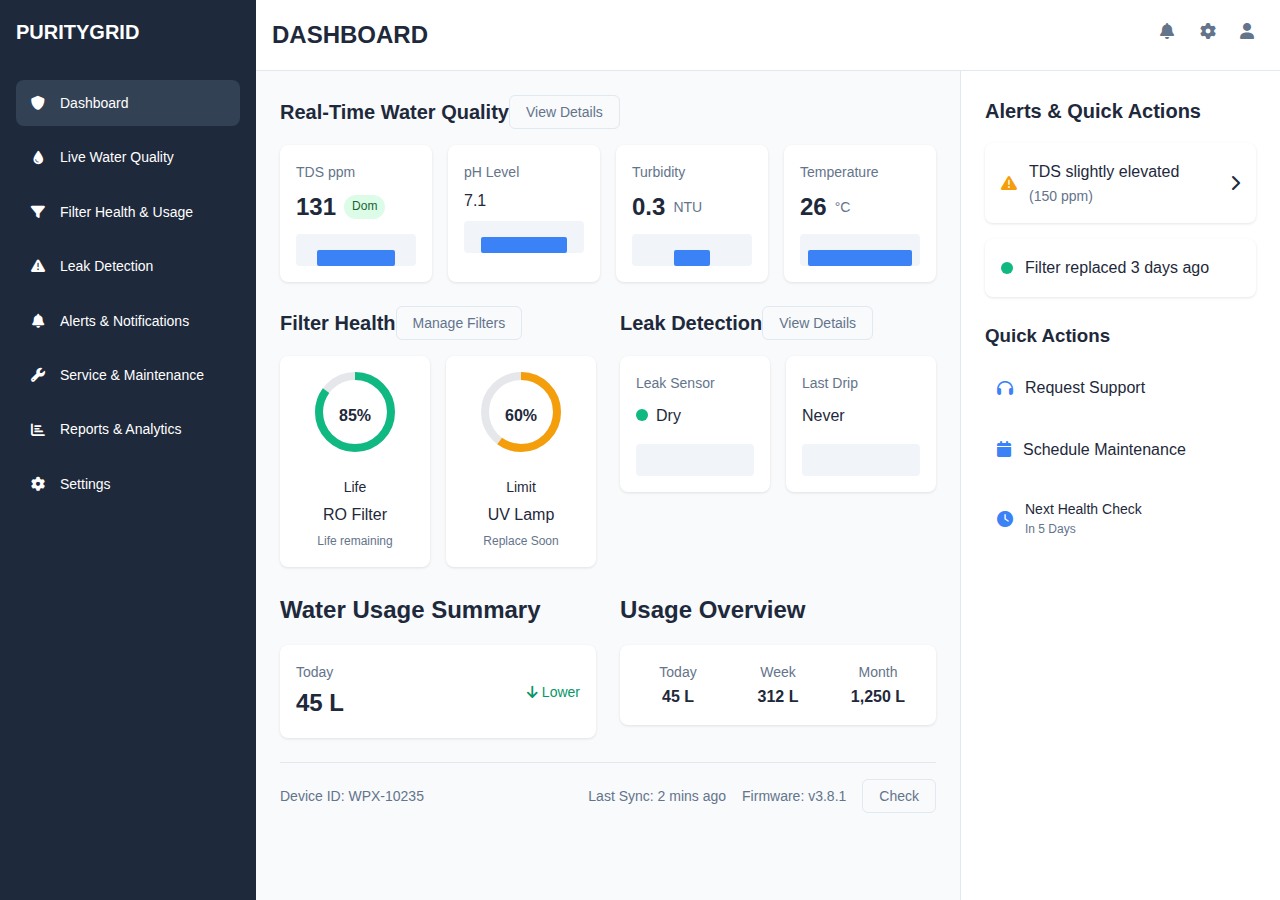
<file: New folder/index.html>
<!DOCTYPE html>
<html lang="en">
<head>
    <meta charset="UTF-8">
    <meta name="viewport" content="width=device-width, initial-scale=1.0">
    <title>PurityGrid - Water Quality Monitoring</title>
    <link rel="stylesheet" href="styles.css">
    <link href="https://cdnjs.cloudflare.com/ajax/libs/font-awesome/6.0.0/css/all.min.css" rel="stylesheet">
</head>
<body>
    <div class="app-container">
        <!-- Left Sidebar -->
        <div class="sidebar">
            <div class="sidebar-header">
                <h1 onclick="navigateToPage('dashboard')">PURITYGRID</h1>
            </div>
            
            <nav class="sidebar-nav">
                <div class="nav-item active" onclick="navigateToPage('dashboard')" data-page="dashboard">
                    <i class="fas fa-shield-alt"></i>
                    <span>Dashboard</span>
                </div>
                
                <div class="nav-item" onclick="navigateToPage('live-water-quality')" data-page="live-water-quality">
                    <i class="fas fa-tint"></i>
                    <span>Live Water Quality</span>
                </div>
                
                <div class="nav-item" onclick="navigateToPage('filter-health')" data-page="filter-health">
                    <i class="fas fa-filter"></i>
                    <span>Filter Health & Usage</span>
                </div>
                
                <div class="nav-item" onclick="navigateToPage('leak-detection')" data-page="leak-detection">
                    <i class="fas fa-exclamation-triangle"></i>
                    <span>Leak Detection</span>
                </div>
                
                <div class="nav-item" onclick="navigateToPage('alerts')" data-page="alerts">
                    <i class="fas fa-bell"></i>
                    <span>Alerts & Notifications</span>
                </div>
                
                <div class="nav-item" onclick="navigateToPage('service-maintenance')" data-page="service-maintenance">
                    <i class="fas fa-wrench"></i>
                    <span>Service & Maintenance</span>
                </div>
                
                <div class="nav-item" onclick="navigateToPage('reports')" data-page="reports">
                    <i class="fas fa-chart-bar"></i>
                    <span>Reports & Analytics</span>
                </div>
                
                <div class="nav-item" onclick="navigateToPage('settings')" data-page="settings">
                    <i class="fas fa-cog"></i>
                    <span>Settings</span>
                </div>
            </nav>
        </div>

        <!-- Main Content Area -->
        <div class="main-content">
            <!-- Dashboard Page -->
            <div id="dashboard" class="page active">
                <header class="page-header">
                    <h1>DASHBOARD</h1>
                    <div class="header-actions">
                        <i class="fas fa-bell" onclick="navigateToPage('alerts')"></i>
                        <i class="fas fa-cog" onclick="navigateToPage('settings')"></i>
                        <i class="fas fa-user"></i>
                    </div>
                </header>

                <div class="dashboard-content">
                    <div class="content-main">
                        <!-- Real-Time Water Quality -->
                        <section class="section">
                            <div class="section-header">
                                <h2>Real-Time Water Quality</h2>
                                <button class="btn-secondary" onclick="navigateToPage('live-water-quality')">View Details</button>
                            </div>
                            <div class="metrics-grid">
                                <div class="metric-card" onclick="navigateToPage('live-water-quality')">
                                    <div class="metric-label">TDS ppm</div>
                                    <div class="metric-value">
                                        <span class="value">130</span>
                                        <span class="badge badge-green">Dom</span>
                                    </div>
                                    <div class="metric-bar">
                                        <div class="bar-fill" style="width: 65%"></div>
                                    </div>
                                </div>
                                
                                <div class="metric-card" onclick="navigateToPage('live-water-quality')">
                                    <div class="metric-label">pH Level</div>
                                    <div class="metric-value">7.1</div>
                                    <div class="metric-bar">
                                        <div class="bar-fill" style="width: 71%"></div>
                                    </div>
                                </div>
                                
                                <div class="metric-card" onclick="navigateToPage('live-water-quality')">
                                    <div class="metric-label">Turbidity</div>
                                    <div class="metric-value">
                                        <span class="value">0.3</span>
                                        <span class="unit">NTU</span>
                                    </div>
                                    <div class="metric-bar">
                                        <div class="bar-fill" style="width: 30%"></div>
                                    </div>
                                </div>
                                
                                <div class="metric-card" onclick="navigateToPage('live-water-quality')">
                                    <div class="metric-label">Temperature</div>
                                    <div class="metric-value">
                                        <span class="value">26</span>
                                        <span class="unit">°C</span>
                                    </div>
                                    <div class="metric-bar">
                                        <div class="bar-fill" style="width: 87%"></div>
                                    </div>
                                </div>
                            </div>
                        </section>

                        <!-- Filter Health and Leak Detection -->
                        <div class="two-column-grid">
                            <section class="section">
                                <div class="section-header">
                                    <h2>Filter Health</h2>
                                    <button class="btn-secondary" onclick="navigateToPage('filter-health')">Manage Filters</button>
                                </div>
                                <div class="filter-grid">
                                    <div class="filter-card" onclick="navigateToPage('filter-health')">
                                        <div class="circular-progress" data-percentage="85">
                                            <svg class="progress-ring" width="80" height="80">
                                                <circle class="progress-ring-circle" stroke="#e5e7eb" stroke-width="8" fill="transparent" r="36" cx="40" cy="40"/>
                                                <circle class="progress-ring-circle progress-ring-fill" stroke="#10b981" stroke-width="8" fill="transparent" r="36" cx="40" cy="40" style="stroke-dasharray: 226; stroke-dashoffset: 34;"/>
                                            </svg>
                                            <div class="progress-text">85%</div>
                                        </div>
                                        <div class="filter-status">Life</div>
                                        <div class="filter-name">RO Filter</div>
                                        <div class="filter-desc">Life remaining</div>
                                    </div>
                                    
                                    <div class="filter-card" onclick="navigateToPage('filter-health')">
                                        <div class="circular-progress" data-percentage="60">
                                            <svg class="progress-ring" width="80" height="80">
                                                <circle class="progress-ring-circle" stroke="#e5e7eb" stroke-width="8" fill="transparent" r="36" cx="40" cy="40"/>
                                                <circle class="progress-ring-circle progress-ring-fill" stroke="#f59e0b" stroke-width="8" fill="transparent" r="36" cx="40" cy="40" style="stroke-dasharray: 226; stroke-dashoffset: 90;"/>
                                            </svg>
                                            <div class="progress-text">60%</div>
                                        </div>
                                        <div class="filter-status">Limit</div>
                                        <div class="filter-name">UV Lamp</div>
                                        <div class="filter-desc">Replace Soon</div>
                                    </div>
                                </div>
                            </section>

                            <section class="section">
                                <div class="section-header">
                                    <h2>Leak Detection</h2>
                                    <button class="btn-secondary" onclick="navigateToPage('leak-detection')">View Details</button>
                                </div>
                                <div class="leak-grid">
                                    <div class="leak-card" onclick="navigateToPage('leak-detection')">
                                        <div class="leak-label">Leak Sensor</div>
                                        <div class="leak-status">
                                            <div class="status-dot status-green"></div>
                                            <span>Dry</span>
                                        </div>
                                        <div class="leak-chart"></div>
                                    </div>
                                    
                                    <div class="leak-card" onclick="navigateToPage('leak-detection')">
                                        <div class="leak-label">Last Drip</div>
                                        <div class="leak-value">Never</div>
                                        <div class="leak-chart">
                                            <div class="chart-bars">
                                                <div class="bar" style="height: 20%"></div>
                                                <div class="bar" style="height: 40%"></div>
                                                <div class="bar" style="height: 30%"></div>
                                                <div class="bar" style="height: 60%"></div>
                                                <div class="bar" style="height: 20%"></div>
                                            </div>
                                        </div>
                                    </div>
                                </div>
                            </section>
                        </div>

                        <!-- Water Usage Summary -->
                        <div class="two-column-grid">
                            <section class="section">
                                <h2>Water Usage Summary</h2>
                                <div class="usage-card" onclick="navigateToPage('reports')">
                                    <div class="usage-main">
                                        <div class="usage-label">Today</div>
                                        <div class="usage-value">45 L</div>
                                    </div>
                                    <div class="usage-trend">
                                        <i class="fas fa-arrow-down trend-down"></i>
                                        <span>Lower</span>
                                    </div>
                                </div>
                            </section>

                            <section class="section">
                                <h2>Usage Overview</h2>
                                <div class="usage-overview" onclick="navigateToPage('reports')">
                                    <div class="overview-item">
                                        <div class="overview-label">Today</div>
                                        <div class="overview-value">45 L</div>
                                    </div>
                                    <div class="overview-item">
                                        <div class="overview-label">Week</div>
                                        <div class="overview-value">312 L</div>
                                    </div>
                                    <div class="overview-item">
                                        <div class="overview-label">Month</div>
                                        <div class="overview-value">1,250 L</div>
                                    </div>
                                </div>
                            </section>
                        </div>

                        <!-- Footer Info -->
                        <div class="footer-info">
                            <div>Device ID: WPX-10235</div>
                            <div class="footer-actions">
                                <span>Last Sync: 2 mins ago</span>
                                <span>Firmware: v3.8.1</span>
                                <button class="btn-secondary" onclick="navigateToPage('settings')">Check</button>
                            </div>
                        </div>
                    </div>

                    <!-- Right Sidebar -->
                    <div class="right-sidebar">
                        <h2>Alerts & Quick Actions</h2>
                        
                        <div class="alerts-section">
                            <div class="alert-card" onclick="navigateToPage('alerts')">
                                <div class="alert-content">
                                    <i class="fas fa-exclamation-triangle alert-icon"></i>
                                    <div class="alert-text">
                                        <div class="alert-title">TDS slightly elevated</div>
                                        <div class="alert-desc">(150 ppm)</div>
                                    </div>
                                </div>
                                <i class="fas fa-chevron-right"></i>
                            </div>
                            
                            <div class="alert-card">
                                <div class="alert-content">
                                    <div class="status-dot status-green"></div>
                                    <div class="alert-text">
                                        <div class="alert-title">Filter replaced 3 days ago</div>
                                    </div>
                                </div>
                            </div>
                        </div>

                        <div class="quick-actions">
                            <h3>Quick Actions</h3>
                            <div class="action-item" onclick="navigateToPage('service-maintenance')">
                                <i class="fas fa-headphones"></i>
                                <span>Request Support</span>
                            </div>
                            <div class="action-item" onclick="navigateToPage('service-maintenance')">
                                <i class="fas fa-calendar"></i>
                                <span>Schedule Maintenance</span>
                            </div>
                            <div class="action-item" onclick="navigateToPage('service-maintenance')">
                                <i class="fas fa-clock"></i>
                                <div>
                                    <div class="action-title">Next Health Check</div>
                                    <div class="action-desc">In 5 Days</div>
                                </div>
                            </div>
                        </div>
                    </div>
                </div>
            </div>

            <!-- Live Water Quality Page -->
            <div id="live-water-quality" class="page">
                <header class="page-header">
                    <button class="back-btn" onclick="navigateBack()">
                        <i class="fas fa-arrow-left"></i>
                        Back to Dashboard
                    </button>
                    <h1>Live Water Quality</h1>
                </header>

                <div class="page-content">
                    <div class="two-column-grid">
                        <div class="card">
                            <div class="card-header">
                                <h3><i class="fas fa-activity"></i> Real-Time Monitoring</h3>
                            </div>
                            <div class="card-content">
                                <div class="quality-metrics">
                                    <div class="quality-item bg-blue">
                                        <div class="quality-label">TDS Level</div>
                                        <div class="quality-value">130 ppm</div>
                                        <div class="quality-status status-good">Normal Range</div>
                                    </div>
                                    <div class="quality-item bg-green">
                                        <div class="quality-label">pH Level</div>
                                        <div class="quality-value">7.1</div>
                                        <div class="quality-status status-good">Optimal</div>
                                    </div>
                                    <div class="quality-item bg-yellow">
                                        <div class="quality-label">Turbidity</div>
                                        <div class="quality-value">0.3 NTU</div>
                                        <div class="quality-status status-warning">Acceptable</div>
                                    </div>
                                    <div class="quality-item bg-blue">
                                        <div class="quality-label">Temperature</div>
                                        <div class="quality-value">26°C</div>
                                        <div class="quality-status status-good">Normal</div>
                                    </div>
                                </div>
                            </div>
                        </div>

                        <div class="card">
                            <div class="card-header">
                                <h3>Quality Trends (24h)</h3>
                            </div>
                            <div class="card-content">
                                <div class="chart-placeholder">
                                    <i class="fas fa-chart-line chart-icon"></i>
                                    <p>Interactive Chart Placeholder</p>
                                    <small>Real-time quality trends</small>
                                </div>
                            </div>
                        </div>
                    </div>

                    <div class="card">
                        <div class="card-header">
                            <h3>Quality History</h3>
                        </div>
                        <div class="card-content">
                            <div class="history-list">
                                <div class="history-item">
                                    <div class="history-time">14:30</div>
                                    <div class="history-data">TDS: 128 ppm</div>
                                    <div class="history-data">pH: 7.2</div>
                                    <span class="badge badge-green">Good</span>
                                </div>
                                <div class="history-item">
                                    <div class="history-time">14:00</div>
                                    <div class="history-data">TDS: 132 ppm</div>
                                    <div class="history-data">pH: 7.1</div>
                                    <span class="badge badge-green">Good</span>
                                </div>
                                <div class="history-item">
                                    <div class="history-time">13:30</div>
                                    <div class="history-data">TDS: 135 ppm</div>
                                    <div class="history-data">pH: 7.0</div>
                                    <span class="badge badge-green">Good</span>
                                </div>
                            </div>
                        </div>
                    </div>
                </div>
            </div>

            <!-- Filter Health Page -->
            <div id="filter-health" class="page">
                <header class="page-header">
                    <button class="back-btn" onclick="navigateBack()">
                        <i class="fas fa-arrow-left"></i>
                        Back to Dashboard
                    </button>
                    <h1>Filter Health & Usage</h1>
                </header>

                <div class="page-content">
                    <div class="three-column-grid">
                        <div class="card">
                            <div class="card-header">
                                <h3><i class="fas fa-filter"></i> RO Filter</h3>
                            </div>
                            <div class="card-content filter-detail">
                                <div class="circular-progress large" data-percentage="85">
                                    <svg class="progress-ring" width="120" height="120">
                                        <circle class="progress-ring-circle" stroke="#e5e7eb" stroke-width="8" fill="transparent" r="56" cx="60" cy="60"/>
                                        <circle class="progress-ring-circle progress-ring-fill" stroke="#10b981" stroke-width="8" fill="transparent" r="56" cx="60" cy="60" style="stroke-dasharray: 352; stroke-dashoffset: 53;"/>
                                    </svg>
                                    <div class="progress-text">85%</div>
                                </div>
                                <div class="filter-info">
                                    <div class="filter-status-good">Excellent Condition</div>
                                    <div class="filter-date">Installed: Jan 15, 2024</div>
                                    <div class="filter-date">Next replacement: Apr 15, 2024</div>
                                </div>
                                <button class="btn-primary">Order Replacement</button>
                            </div>
                        </div>

                        <div class="card">
                            <div class="card-header">
                                <h3><i class="fas fa-bolt"></i> UV Lamp</h3>
                            </div>
                            <div class="card-content filter-detail">
                                <div class="circular-progress large" data-percentage="60">
                                    <svg class="progress-ring" width="120" height="120">
                                        <circle class="progress-ring-circle" stroke="#e5e7eb" stroke-width="8" fill="transparent" r="56" cx="60" cy="60"/>
                                        <circle class="progress-ring-circle progress-ring-fill" stroke="#f59e0b" stroke-width="8" fill="transparent" r="56" cx="60" cy="60" style="stroke-dasharray: 352; stroke-dashoffset: 141;"/>
                                    </svg>
                                    <div class="progress-text">60%</div>
                                </div>
                                <div class="filter-info">
                                    <div class="filter-status-warning">Replace Soon</div>
                                    <div class="filter-date">Installed: Oct 10, 2023</div>
                                    <div class="filter-date">Recommended replacement: Now</div>
                                </div>
                                <button class="btn-secondary">Schedule Replacement</button>
                            </div>
                        </div>

                        <div class="card">
                            <div class="card-header">
                                <h3><i class="fas fa-filter"></i> Carbon Filter</h3>
                            </div>
                            <div class="card-content filter-detail">
                                <div class="circular-progress large" data-percentage="92">
                                    <svg class="progress-ring" width="120" height="120">
                                        <circle class="progress-ring-circle" stroke="#e5e7eb" stroke-width="8" fill="transparent" r="56" cx="60" cy="60"/>
                                        <circle class="progress-ring-circle progress-ring-fill" stroke="#10b981" stroke-width="8" fill="transparent" r="56" cx="60" cy="60" style="stroke-dasharray: 352; stroke-dashoffset: 28;"/>
                                    </svg>
                                    <div class="progress-text">92%</div>
                                </div>
                                <div class="filter-info">
                                    <div class="filter-status-good">Like New</div>
                                    <div class="filter-date">Installed: Feb 1, 2024</div>
                                    <div class="filter-date">Next replacement: May 1, 2024</div>
                                </div>
                                <button class="btn-disabled" disabled>No Action Needed</button>
                            </div>
                        </div>
                    </div>

                    <div class="card">
                        <div class="card-header">
                            <h3>Filter Performance History</h3>
                        </div>
                        <div class="card-content">
                            <div class="chart-placeholder">
                                <i class="fas fa-chart-bar chart-icon"></i>
                                <p>Performance Chart Placeholder</p>
                                <small>Filter efficiency over time</small>
                            </div>
                        </div>
                    </div>
                </div>
            </div>

            <!-- Leak Detection Page -->
            <div id="leak-detection" class="page">
                <header class="page-header">
                    <button class="back-btn" onclick="navigateBack()">
                        <i class="fas fa-arrow-left"></i>
                        Back to Dashboard
                    </button>
                    <h1>Leak Detection</h1>
                </header>

                <div class="page-content">
                    <div class="two-column-grid">
                        <div class="card">
                            <div class="card-header">
                                <h3><i class="fas fa-check-circle status-good"></i> System Status</h3>
                            </div>
                            <div class="card-content system-status">
                                <div class="status-icon">
                                    <i class="fas fa-check-circle status-good"></i>
                                </div>
                                <div class="status-text">
                                    <div class="status-title">All Clear</div>
                                    <div class="status-desc">No leaks detected</div>
                                </div>
                                <div class="status-details">
                                    <div class="detail-item">
                                        <div class="detail-label">Last Check</div>
                                        <div class="detail-value">2 mins ago</div>
                                    </div>
                                    <div class="detail-item">
                                        <div class="detail-label">Sensor Status</div>
                                        <div class="detail-value status-good">Active</div>
                                    </div>
                                </div>
                            </div>
                        </div>

                        <div class="card">
                            <div class="card-header">
                                <h3>Sensor Locations</h3>
                            </div>
                            <div class="card-content">
                                <div class="sensor-list">
                                    <div class="sensor-item">
                                        <div class="sensor-info">
                                            <div class="status-dot status-green"></div>
                                            <span class="sensor-name">Main Tank</span>
                                        </div>
                                        <span class="badge badge-green">Dry</span>
                                    </div>
                                    <div class="sensor-item">
                                        <div class="sensor-info">
                                            <div class="status-dot status-green"></div>
                                            <span class="sensor-name">Filter Housing</span>
                                        </div>
                                        <span class="badge badge-green">Dry</span>
                                    </div>
                                    <div class="sensor-item">
                                        <div class="sensor-info">
                                            <div class="status-dot status-green"></div>
                                            <span class="sensor-name">Pipe Connections</span>
                                        </div>
                                        <span class="badge badge-green">Dry</span>
                                    </div>
                                    <div class="sensor-item">
                                        <div class="sensor-info">
                                            <div class="status-dot status-green"></div>
                                            <span class="sensor-name">Floor Sensor</span>
                                        </div>
                                        <span class="badge badge-green">Dry</span>
                                    </div>
                                </div>
                            </div>
                        </div>
                    </div>

                    <div class="card">
                        <div class="card-header">
                            <h3>Detection History</h3>
                        </div>
                        <div class="card-content no-leaks">
                            <i class="fas fa-check-circle status-good"></i>
                            <h3>No Leaks Detected</h3>
                            <p>Your system has been leak-free since installation.</p>
                            <small>System installed: January 1, 2024</small>
                        </div>
                    </div>
                </div>
            </div>

            <!-- Alerts Page -->
            <div id="alerts" class="page">
                <header class="page-header">
                    <button class="back-btn" onclick="navigateBack()">
                        <i class="fas fa-arrow-left"></i>
                        Back to Dashboard
                    </button>
                    <h1>Alerts & Notifications</h1>
                </header>

                <div class="page-content">
                    <div class="three-column-grid">
                        <div class="card stat-card">
                            <i class="fas fa-exclamation-triangle stat-icon warning"></i>
                            <div class="stat-value">2</div>
                            <div class="stat-label">Active Alerts</div>
                        </div>
                        <div class="card stat-card">
                            <i class="fas fa-check-circle stat-icon success"></i>
                            <div class="stat-value">15</div>
                            <div class="stat-label">Resolved</div>
                        </div>
                        <div class="card stat-card">
                            <i class="fas fa-bell stat-icon info"></i>
                            <div class="stat-value">3</div>
                            <div class="stat-label">Notifications</div>
                        </div>
                    </div>

                    <div class="card">
                        <div class="card-header">
                            <h3>Active Alerts</h3>
                        </div>
                        <div class="card-content">
                            <div class="alert-list">
                                <div class="alert-item warning">
                                    <div class="alert-content">
                                        <i class="fas fa-exclamation-triangle"></i>
                                        <div class="alert-details">
                                            <div class="alert-title">TDS Level Elevated</div>
                                            <div class="alert-desc">Current: 150 ppm (Normal: < 140 ppm)</div>
                                            <div class="alert-time">2 hours ago</div>
                                        </div>
                                    </div>
                                    <button class="btn-secondary">Acknowledge</button>
                                </div>
                                <div class="alert-item orange">
                                    <div class="alert-content">
                                        <i class="fas fa-bolt"></i>
                                        <div class="alert-details">
                                            <div class="alert-title">UV Lamp Replacement Due</div>
                                            <div class="alert-desc">Current efficiency: 60% (Replace at < 70%)</div>
                                            <div class="alert-time">1 day ago</div>
                                        </div>
                                    </div>
                                    <button class="btn-secondary">Schedule</button>
                                </div>
                            </div>
                        </div>
                    </div>
                </div>
            </div>

            <!-- Service & Maintenance Page -->
            <div id="service-maintenance" class="page">
                <header class="page-header">
                    <button class="back-btn" onclick="navigateBack()">
                        <i class="fas fa-arrow-left"></i>
                        Back to Dashboard
                    </button>
                    <h1>Service & Maintenance</h1>
                </header>

                <div class="page-content">
                    <div class="three-column-grid">
                        <div class="card stat-card">
                            <i class="fas fa-calendar stat-icon info"></i>
                            <div class="stat-value">5</div>
                            <div class="stat-label">Days Until Next Service</div>
                        </div>
                        <div class="card stat-card">
                            <i class="fas fa-wrench stat-icon success"></i>
                            <div class="stat-value">12</div>
                            <div class="stat-label">Completed Services</div>
                        </div>
                        <div class="card stat-card">
                            <i class="fas fa-clock stat-icon warning"></i>
                            <div class="stat-value">2</div>
                            <div class="stat-label">Pending Requests</div>
                        </div>
                    </div>

                    <div class="two-column-grid">
                        <div class="card">
                            <div class="card-header">
                                <h3>Upcoming Maintenance</h3>
                            </div>
                            <div class="card-content">
                                <div class="maintenance-list">
                                    <div class="maintenance-item scheduled">
                                        <div class="maintenance-header">
                                            <div class="maintenance-title">Quarterly System Check</div>
                                            <span class="badge badge-blue">Scheduled</span>
                                        </div>
                                        <div class="maintenance-date">March 15, 2024 at 10:00 AM</div>
                                        <div class="maintenance-tasks">
                                            • Complete system inspection<br>
                                            • Water quality testing<br>
                                            • Filter performance check
                                        </div>
                                        <button class="btn-primary">Reschedule</button>
                                    </div>
                                    <div class="maintenance-item overdue">
                                        <div class="maintenance-header">
                                            <div class="maintenance-title">UV Lamp Replacement</div>
                                            <span class="badge badge-yellow">Overdue</span>
                                        </div>
                                        <div class="maintenance-date">Should have been completed by March 1, 2024</div>
                                        <div class="maintenance-tasks">
                                            • Replace UV sterilization lamp<br>
                                            • Test UV effectiveness<br>
                                            • Update maintenance log
                                        </div>
                                        <button class="btn-secondary">Schedule Now</button>
                                    </div>
                                </div>
                            </div>
                        </div>

                        <div class="card">
                            <div class="card-header">
                                <h3>Quick Actions</h3>
                            </div>
                            <div class="card-content">
                                <div class="action-buttons">
                                    <button class="action-btn">
                                        <i class="fas fa-headphones"></i>
                                        Request Technical Support
                                    </button>
                                    <button class="action-btn">
                                        <i class="fas fa-calendar"></i>
                                        Schedule Maintenance Visit
                                    </button>
                                    <button class="action-btn">
                                        <i class="fas fa-sync-alt"></i>
                                        Order Replacement Parts
                                    </button>
                                    <button class="action-btn">
                                        <i class="fas fa-chart-bar"></i>
                                        View Service History
                                    </button>
                                </div>
                            </div>
                        </div>
                    </div>
                </div>
            </div>

            <!-- Reports Page -->
            <div id="reports" class="page">
                <header class="page-header">
                    <button class="back-btn" onclick="navigateBack()">
                        <i class="fas fa-arrow-left"></i>
                        Back to Dashboard
                    </button>
                    <h1>Reports & Analytics</h1>
                </header>

                <div class="page-content">
                    <div class="four-column-grid">
                        <div class="card stat-card">
                            <i class="fas fa-tint stat-icon info"></i>
                            <div class="stat-value">1,250L</div>
                            <div class="stat-label">Monthly Usage</div>
                        </div>
                        <div class="card stat-card">
                            <i class="fas fa-arrow-down stat-icon success"></i>
                            <div class="stat-value">-12%</div>
                            <div class="stat-label">vs Last Month</div>
                        </div>
                        <div class="card stat-card">
                            <i class="fas fa-activity stat-icon purple"></i>
                            <div class="stat-value">98.5%</div>
                            <div class="stat-label">System Uptime</div>
                        </div>
                        <div class="card stat-card">
                            <i class="fas fa-check-circle stat-icon success"></i>
                            <div class="stat-value">100%</div>
                            <div class="stat-label">Quality Score</div>
                        </div>
                    </div>

                    <div class="two-column-grid">
                        <div class="card">
                            <div class="card-header">
                                <h3>Water Usage Trends</h3>
                            </div>
                            <div class="card-content">
                                <div class="chart-placeholder">
                                    <i class="fas fa-chart-bar chart-icon"></i>
                                    <p>Usage Chart Placeholder</p>
                                    <small>Daily/Weekly/Monthly usage patterns</small>
                                </div>
                            </div>
                        </div>

                        <div class="card">
                            <div class="card-header">
                                <h3>Quality Metrics</h3>
                            </div>
                            <div class="card-content">
                                <div class="progress-list">
                                    <div class="progress-item">
                                        <div class="progress-header">
                                            <span>TDS Level</span>
                                            <span>130/150 ppm</span>
                                        </div>
                                        <div class="progress-bar">
                                            <div class="progress-fill" style="width: 87%"></div>
                                        </div>
                                    </div>
                                    <div class="progress-item">
                                        <div class="progress-header">
                                            <span>pH Balance</span>
                                            <span>7.1/8.5</span>
                                        </div>
                                        <div class="progress-bar">
                                            <div class="progress-fill" style="width: 84%"></div>
                                        </div>
                                    </div>
                                    <div class="progress-item">
                                        <div class="progress-header">
                                            <span>Turbidity</span>
                                            <span>0.3/1.0 NTU</span>
                                        </div>
                                        <div class="progress-bar">
                                            <div class="progress-fill" style="width: 30%"></div>
                                        </div>
                                    </div>
                                    <div class="progress-item">
                                        <div class="progress-header">
                                            <span>Temperature</span>
                                            <span>26/30°C</span>
                                        </div>
                                        <div class="progress-bar">
                                            <div class="progress-fill" style="width: 87%"></div>
                                        </div>
                                    </div>
                                </div>
                            </div>
                        </div>
                    </div>

                    <div class="card">
                        <div class="card-header">
                            <h3>Usage Breakdown</h3>
                        </div>
                        <div class="card-content">
                            <div class="usage-breakdown">
                                <div class="breakdown-item">
                                    <div class="breakdown-value">45L</div>
                                    <div class="breakdown-label">Today</div>
                                    <div class="breakdown-change success">↓ 5L from yesterday</div>
                                </div>
                                <div class="breakdown-item">
                                    <div class="breakdown-value">312L</div>
                                    <div class="breakdown-label">This Week</div>
                                    <div class="breakdown-change success">↓ 23L from last week</div>
                                </div>
                                <div class="breakdown-item">
                                    <div class="breakdown-value">1,250L</div>
                                    <div class="breakdown-label">This Month</div>
                                    <div class="breakdown-change warning">↑ 45L from last month</div>
                                </div>
                            </div>
                        </div>
                    </div>
                </div>
            </div>

            <!-- Settings Page -->
            <div id="settings" class="page">
                <header class="page-header">
                    <button class="back-btn" onclick="navigateBack()">
                        <i class="fas fa-arrow-left"></i>
                        Back to Dashboard
                    </button>
                    <h1>Settings</h1>
                </header>

                <div class="page-content">
                    <div class="two-column-grid">
                        <div class="card">
                            <div class="card-header">
                                <h3>Device Information</h3>
                            </div>
                            <div class="card-content">
                                <div class="info-list">
                                    <div class="info-item">
                                        <span class="info-label">Device ID</span>
                                        <span class="info-value">WPX-10235</span>
                                    </div>
                                    <div class="info-item">
                                        <span class="info-label">Firmware Version</span>
                                        <span class="info-value">v3.8.1</span>
                                    </div>
                                    <div class="info-item">
                                        <span class="info-label">Last Sync</span>
                                        <span class="info-value">2 mins ago</span>
                                    </div>
                                    <div class="info-item">
                                        <span class="info-label">Installation Date</span>
                                        <span class="info-value">Jan 1, 2024</span>
                                    </div>
                                </div>
                                <button class="btn-primary full-width">Check for Updates</button>
                            </div>
                        </div>

                        <div class="card">
                            <div class="card-header">
                                <h3>Network Settings</h3>
                            </div>
                            <div class="card-content">
                                <div class="info-list">
                                    <div class="info-item">
                                        <span class="info-label">WiFi Status</span>
                                        <span class="badge badge-green">Connected</span>
                                    </div>
                                    <div class="info-item">
                                        <span class="info-label">Network</span>
                                        <span class="info-value">PurityGrid_Home</span>
                                    </div>
                                    <div class="info-item">
                                        <span class="info-label">Signal Strength</span>
                                        <span class="info-value">Excellent</span>
                                    </div>
                                    <div class="info-item">
                                        <span class="info-label">IP Address</span>
                                        <span class="info-value">192.168.1.45</span>
                                    </div>
                                </div>
                                <button class="btn-secondary full-width">Configure Network</button>
                            </div>
                        </div>
                    </div>

                    <div class="card">
                        <div class="card-header">
                            <h3>Alert Preferences</h3>
                        </div>
                        <div class="card-content">
                            <div class="settings-list">
                                <div class="setting-item">
                                    <div class="setting-info">
                                        <div class="setting-title">Email Notifications</div>
                                        <div class="setting-desc">Receive system alerts via email</div>
                                    </div>
                                    <button class="btn-secondary">Configure</button>
                                </div>
                                <div class="setting-item">
                                    <div class="setting-info">
                                        <div class="setting-title">SMS Alerts</div>
                                        <div class="setting-desc">Critical alerts via SMS</div>
                                    </div>
                                    <button class="btn-secondary">Setup</button>
                                </div>
                                <div class="setting-item">
                                    <div class="setting-info">
                                        <div class="setting-title">Push Notifications</div>
                                        <div class="setting-desc">Mobile app notifications</div>
                                    </div>
                                    <button class="btn-secondary">Enable</button>
                                </div>
                            </div>
                        </div>
                    </div>
                </div>
            </div>
        </div>
    </div>

    <script src="updated_script.js"></script>
</body>
</html>
</file>
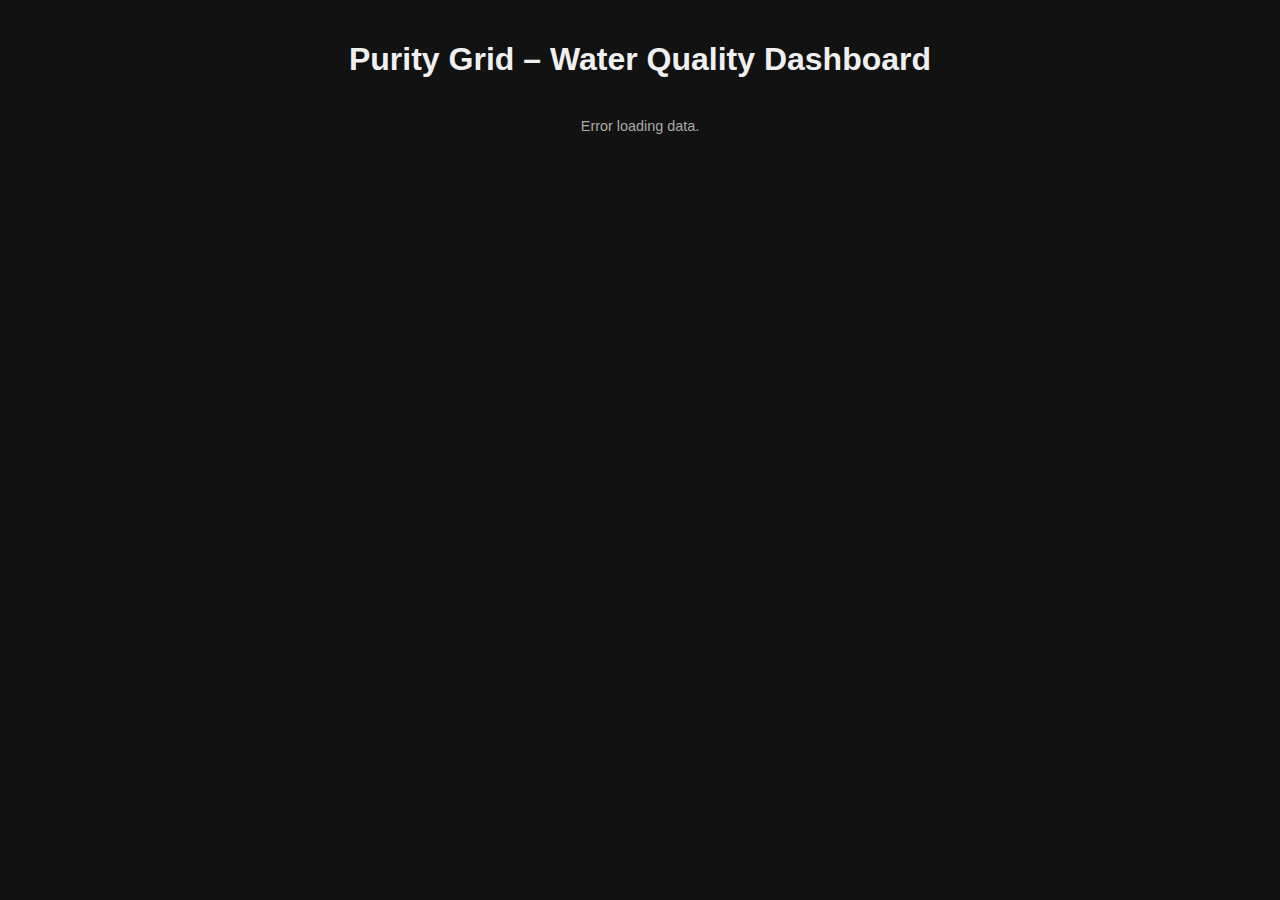
<file: New folder/dash sample.html>
<!DOCTYPE html>
<html lang="en">
<head>
  <meta charset="UTF-8" />
  <meta name="viewport" content="width=device-width, initial-scale=1.0"/>
  <title>Purity Grid Dashboard</title>
  <style>
    body {
      background-color: #121212;
      color: #f0f0f0;
      font-family: 'Segoe UI', sans-serif;
      margin: 0;
      padding: 20px;
    }

    h1 {
      text-align: center;
      font-size: 2rem;
    }

    .dashboard {
      display: grid;
      grid-template-columns: repeat(auto-fit, minmax(250px, 1fr));
      gap: 20px;
      margin-top: 30px;
    }

    .card {
      background-color: #1e1e1e;
      padding: 20px;
      border-radius: 12px;
      box-shadow: 0 2px 10px rgba(0,0,0,0.3);
      display: flex;
      flex-direction: column;
      justify-content: space-between;
    }

    .card span {
      font-size: 1.2rem;
    }

    .status {
      font-size: 1.1rem;
      font-weight: bold;
      text-align: center;
      margin-top: 10px;
      padding: 10px;
      border-radius: 8px;
    }

    .status.healthy {
      background-color: #2e7d32;
      color: #fff;
    }

    .status.warning {
      background-color: #fbc02d;
      color: #000;
    }

    .status.critical {
      background-color: #c62828;
      color: #fff;
    }

    .red {
      color: #e53935;
    }

    .orange {
      color: #ffa726;
    }

    .green {
      color: #66bb6a;
    }

    .timestamp {
      text-align: center;
      margin-top: 10px;
      font-size: 0.9rem;
      color: #aaa;
    }
  </style>
</head>
<body>
  <h1>Purity Grid – Water Quality Dashboard</h1>
  <div class="dashboard" id="dashboard"></div>
  <div class="timestamp" id="timestamp">Loading...</div>

  <script>
    const API_URL = "https://qsh6ornnqxfn4ryi77dsy3sxyi0cbrsb.lambda-url.eu-north-1.on.aws/?device_id=223";

    function getStatus(ph, temperature, filterHealth) {
      let issues = 0;
      if (ph < 6.5 || ph > 8.5) issues++;
      if (temperature > 40) issues++;
      if (filterHealth < 5) issues++;

      if (issues === 0) return "healthy";
      if (issues === 1) return "warning";
      return "critical";
    }

    function updateDashboard(data) {
      const container = document.getElementById("dashboard");
      container.innerHTML = ""; // clear old data

      const { ph, temprature, tds, filter_health, flow, timestamp } = data.payload;
      const status = getStatus(ph, temprature, filter_health);

      const fields = [
        { label: "Temperature (°C)", value: temprature, unit: "°C", color: temprature > 40 ? "red" : "green" },
        { label: "pH Level", value: ph, unit: "", color: ph < 6.5 || ph > 8.5 ? "red" : "green" },
        { label: "TDS (ppm)", value: tds, unit: "ppm", color: "green" },
        { label: "Filter Health", value: filter_health, unit: "%", color: filter_health < 5 ? "orange" : "green" },
        { label: "Flow Rate", value: flow, unit: "L/min", color: "green" },
      ];

      fields.forEach(field => {
        const card = document.createElement("div");
        card.className = "card";
        card.innerHTML = `
          <span>${field.label}</span>
          <span class="${field.color}" style="font-size: 1.6rem;">${field.value} ${field.unit}</span>
        `;
        container.appendChild(card);
      });

      const statusText = document.createElement("div");
      statusText.className = `status ${status}`;
      statusText.textContent = "Status: " + status.charAt(0).toUpperCase() + status.slice(1);
      container.appendChild(statusText);

      document.getElementById("timestamp").textContent = `Last Updated: ${new Date(timestamp).toLocaleString()}`;
    }

    async function fetchData() {
      try {
        const res = await fetch(API_URL);
        const json = await res.json();
        updateDashboard(json);
      } catch (err) {
        console.error("Error fetching data:", err);
        document.getElementById("timestamp").textContent = "Error loading data.";
      }
    }

    // Initial load and interval
    fetchData();
    setInterval(fetchData, 5000); // refresh every 5 seconds
  </script>
</body>
</html>
</file>
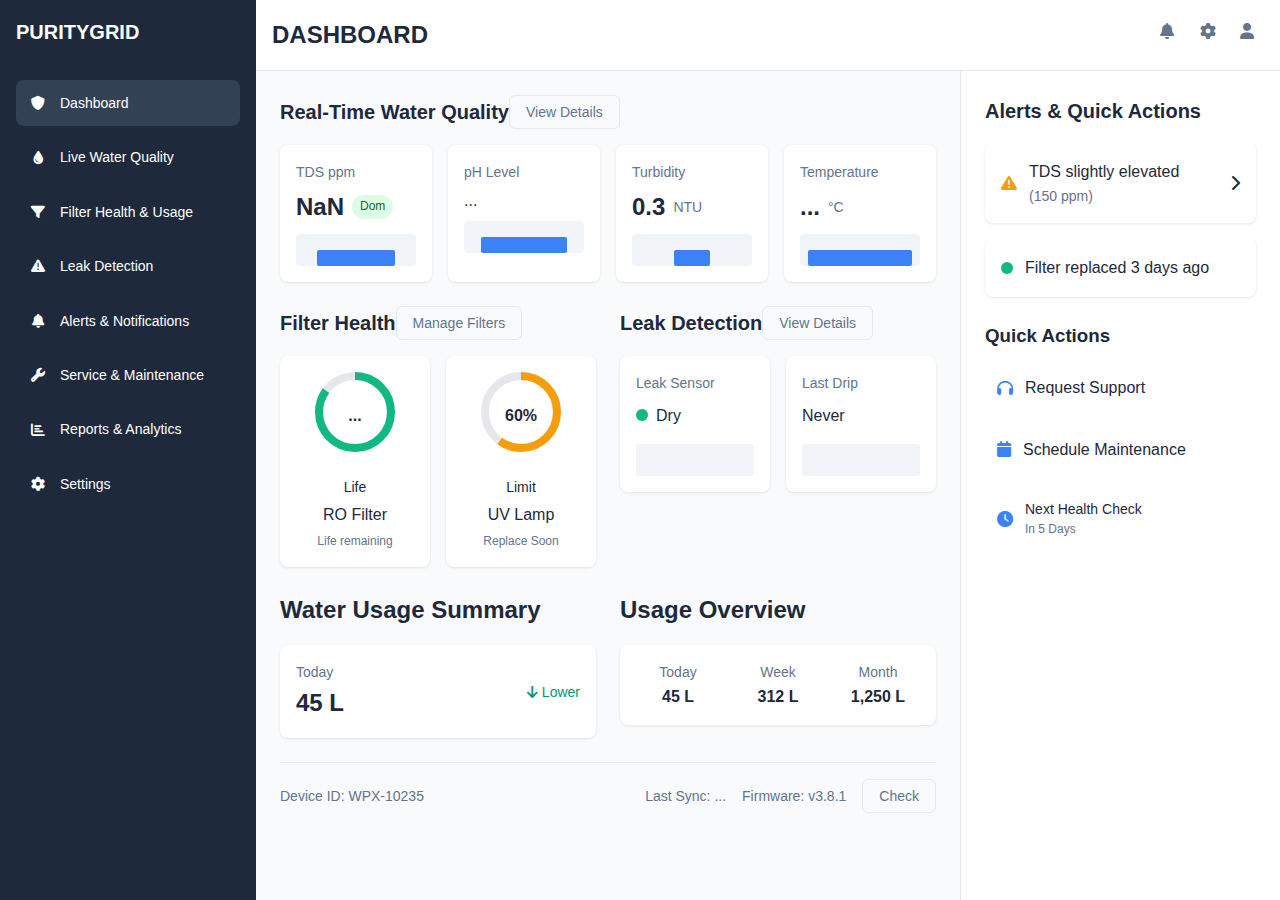
<file: New folder/updated_index.html>
<!DOCTYPE html>

<html lang="en">
<head>
<meta charset="utf-8"/>
<meta content="width=device-width, initial-scale=1.0" name="viewport"/>
<title>PurityGrid - Water Quality Monitoring</title>
<link href="styles.css" rel="stylesheet"/>
<link href="https://cdnjs.cloudflare.com/ajax/libs/font-awesome/6.0.0/css/all.min.css" rel="stylesheet"/>
</head>
<body>
<div class="app-container">
<!-- Left Sidebar -->
<div class="sidebar">
<div class="sidebar-header">
<h1 onclick="navigateToPage('dashboard')">PURITYGRID</h1>
</div>
<nav class="sidebar-nav">
<div class="nav-item active" data-page="dashboard" onclick="navigateToPage('dashboard')">
<i class="fas fa-shield-alt"></i>
<span>Dashboard</span>
</div>
<div class="nav-item" data-page="live-water-quality" onclick="navigateToPage('live-water-quality')">
<i class="fas fa-tint"></i>
<span>Live Water Quality</span>
</div>
<div class="nav-item" data-page="filter-health" onclick="navigateToPage('filter-health')">
<i class="fas fa-filter"></i>
<span>Filter Health &amp; Usage</span>
</div>
<div class="nav-item" data-page="leak-detection" onclick="navigateToPage('leak-detection')">
<i class="fas fa-exclamation-triangle"></i>
<span>Leak Detection</span>
</div>
<div class="nav-item" data-page="alerts" onclick="navigateToPage('alerts')">
<i class="fas fa-bell"></i>
<span>Alerts &amp; Notifications</span>
</div>
<div class="nav-item" data-page="service-maintenance" onclick="navigateToPage('service-maintenance')">
<i class="fas fa-wrench"></i>
<span>Service &amp; Maintenance</span>
</div>
<div class="nav-item" data-page="reports" onclick="navigateToPage('reports')">
<i class="fas fa-chart-bar"></i>
<span>Reports &amp; Analytics</span>
</div>
<div class="nav-item" data-page="settings" onclick="navigateToPage('settings')">
<i class="fas fa-cog"></i>
<span>Settings</span>
</div>
</nav>
</div>
<!-- Main Content Area -->
<div class="main-content">
<!-- Dashboard Page -->
<div class="page active" id="dashboard">
<header class="page-header">
<h1>DASHBOARD</h1>
<div class="header-actions">
<i class="fas fa-bell" onclick="navigateToPage('alerts')"></i>
<i class="fas fa-cog" onclick="navigateToPage('settings')"></i>
<i class="fas fa-user"></i>
</div>
</header>
<div class="dashboard-content">
<div class="content-main">
<!-- Real-Time Water Quality -->
<section class="section">
<div class="section-header">
<h2>Real-Time Water Quality</h2>
<button class="btn-secondary" onclick="navigateToPage('live-water-quality')">View Details</button>
</div>
<div class="metrics-grid">
<div class="metric-card" onclick="navigateToPage('live-water-quality')">
<div class="metric-label">TDS ppm</div>
<div class="metric-value">
<span class="value">...</span>
<span class="badge badge-green">Dom</span>
</div>
<div class="metric-bar">
<div class="bar-fill" style="width: 65%"></div>
</div>
</div>
<div class="metric-card" onclick="navigateToPage('live-water-quality')">
<div class="metric-label">pH Level</div>
<div class="metric-value">...</div>
<div class="metric-bar">
<div class="bar-fill" style="width: 71%"></div>
</div>
</div>
<div class="metric-card" onclick="navigateToPage('live-water-quality')">
<div class="metric-label">Turbidity</div>
<div class="metric-value">
<span class="value">0.3</span>
<span class="unit">NTU</span>
</div>
<div class="metric-bar">
<div class="bar-fill" style="width: 30%"></div>
</div>
</div>
<div class="metric-card" onclick="navigateToPage('live-water-quality')">
<div class="metric-label">Temperature</div>
<div class="metric-value">
<span class="value">...</span>
<span class="unit">°C</span>
</div>
<div class="metric-bar">
<div class="bar-fill" style="width: 87%"></div>
</div>
</div>
</div>
</section>
<!-- Filter Health and Leak Detection -->
<div class="two-column-grid">
<section class="section">
<div class="section-header">
<h2>Filter Health</h2>
<button class="btn-secondary" onclick="navigateToPage('filter-health')">Manage Filters</button>
</div>
<div class="filter-grid">
<div class="filter-card" onclick="navigateToPage('filter-health')">
<div class="circular-progress" data-percentage="85">
<svg class="progress-ring" height="80" width="80">
<circle class="progress-ring-circle" cx="40" cy="40" fill="transparent" r="36" stroke="#e5e7eb" stroke-width="8"></circle>
<circle class="progress-ring-circle progress-ring-fill" cx="40" cy="40" fill="transparent" r="36" stroke="#10b981" stroke-width="8" style="stroke-dasharray: 226; stroke-dashoffset: 34;"></circle>
</svg>
<div class="progress-text">...</div>
</div>
<div class="filter-status">Life</div>
<div class="filter-name">RO Filter</div>
<div class="filter-desc">Life remaining</div>
</div>
<div class="filter-card" onclick="navigateToPage('filter-health')">
<div class="circular-progress" data-percentage="60">
<svg class="progress-ring" height="80" width="80">
<circle class="progress-ring-circle" cx="40" cy="40" fill="transparent" r="36" stroke="#e5e7eb" stroke-width="8"></circle>
<circle class="progress-ring-circle progress-ring-fill" cx="40" cy="40" fill="transparent" r="36" stroke="#f59e0b" stroke-width="8" style="stroke-dasharray: 226; stroke-dashoffset: 90;"></circle>
</svg>
<div class="progress-text">60%</div>
</div>
<div class="filter-status">Limit</div>
<div class="filter-name">UV Lamp</div>
<div class="filter-desc">Replace Soon</div>
</div>
</div>
</section>
<section class="section">
<div class="section-header">
<h2>Leak Detection</h2>
<button class="btn-secondary" onclick="navigateToPage('leak-detection')">View Details</button>
</div>
<div class="leak-grid">
<div class="leak-card" onclick="navigateToPage('leak-detection')">
<div class="leak-label">Leak Sensor</div>
<div class="leak-status">
<div class="status-dot status-green"></div>
<span>Dry</span>
</div>
<div class="leak-chart"></div>
</div>
<div class="leak-card" onclick="navigateToPage('leak-detection')">
<div class="leak-label">Last Drip</div>
<div class="leak-value">Never</div>
<div class="leak-chart">
<div class="chart-bars">
<div class="bar" style="height: 20%"></div>
<div class="bar" style="height: 40%"></div>
<div class="bar" style="height: 30%"></div>
<div class="bar" style="height: 60%"></div>
<div class="bar" style="height: 20%"></div>
</div>
</div>
</div>
</div>
</section>
</div>
<!-- Water Usage Summary -->
<div class="two-column-grid">
<section class="section">
<h2>Water Usage Summary</h2>
<div class="usage-card" onclick="navigateToPage('reports')">
<div class="usage-main">
<div class="usage-label">Today</div>
<div class="usage-value">45 L</div>
</div>
<div class="usage-trend">
<i class="fas fa-arrow-down trend-down"></i>
<span>Lower</span>
</div>
</div>
</section>
<section class="section">
<h2>Usage Overview</h2>
<div class="usage-overview" onclick="navigateToPage('reports')">
<div class="overview-item">
<div class="overview-label">Today</div>
<div class="overview-value">45 L</div>
</div>
<div class="overview-item">
<div class="overview-label">Week</div>
<div class="overview-value">312 L</div>
</div>
<div class="overview-item">
<div class="overview-label">Month</div>
<div class="overview-value">1,250 L</div>
</div>
</div>
</section>
</div>
<!-- Footer Info -->
<div class="footer-info">
<div>Device ID: WPX-10235</div>
<div class="footer-actions">
<span>Last Sync: ...</span>
<span>Firmware: v3.8.1</span>
<button class="btn-secondary" onclick="navigateToPage('settings')">Check</button>
</div>
</div>
</div>
<!-- Right Sidebar -->
<div class="right-sidebar">
<h2>Alerts &amp; Quick Actions</h2>
<div class="alerts-section">
<div class="alert-card" onclick="navigateToPage('alerts')">
<div class="alert-content">
<i class="fas fa-exclamation-triangle alert-icon"></i>
<div class="alert-text">
<div class="alert-title">TDS slightly elevated</div>
<div class="alert-desc">(150 ppm)</div>
</div>
</div>
<i class="fas fa-chevron-right"></i>
</div>
<div class="alert-card">
<div class="alert-content">
<div class="status-dot status-green"></div>
<div class="alert-text">
<div class="alert-title">Filter replaced 3 days ago</div>
</div>
</div>
</div>
</div>
<div class="quick-actions">
<h3>Quick Actions</h3>
<div class="action-item" onclick="navigateToPage('service-maintenance')">
<i class="fas fa-headphones"></i>
<span>Request Support</span>
</div>
<div class="action-item" onclick="navigateToPage('service-maintenance')">
<i class="fas fa-calendar"></i>
<span>Schedule Maintenance</span>
</div>
<div class="action-item" onclick="navigateToPage('service-maintenance')">
<i class="fas fa-clock"></i>
<div>
<div class="action-title">Next Health Check</div>
<div class="action-desc">In 5 Days</div>
</div>
</div>
</div>
</div>
</div>
</div>
<!-- Live Water Quality Page -->
<div class="page" id="live-water-quality">
<header class="page-header">
<button class="back-btn" onclick="navigateBack()">
<i class="fas fa-arrow-left"></i>
                        Back to Dashboard
                    </button>
<h1>Live Water Quality</h1>
</header>
<div class="page-content">
<div class="two-column-grid">
<div class="card">
<div class="card-header">
<h3><i class="fas fa-activity"></i> Real-Time Monitoring</h3>
</div>
<div class="card-content">
<div class="quality-metrics">
<div class="quality-item bg-blue">
<div class="quality-label">TDS Level</div>
<div class="quality-value">130 ppm</div>
<div class="quality-status status-good">Normal Range</div>
</div>
<div class="quality-item bg-green">
<div class="quality-label">pH Level</div>
<div class="quality-value">7.1</div>
<div class="quality-status status-good">Optimal</div>
</div>
<div class="quality-item bg-yellow">
<div class="quality-label">Turbidity</div>
<div class="quality-value">0.3 NTU</div>
<div class="quality-status status-warning">Acceptable</div>
</div>
<div class="quality-item bg-blue">
<div class="quality-label">Temperature</div>
<div class="quality-value">26°C</div>
<div class="quality-status status-good">Normal</div>
</div>
</div>
</div>
</div>
<div class="card">
<div class="card-header">
<h3>Quality Trends (24h)</h3>
</div>
<div class="card-content">
<div class="chart-placeholder">
<i class="fas fa-chart-line chart-icon"></i>
<p>Interactive Chart Placeholder</p>
<small>Real-time quality trends</small>
</div>
</div>
</div>
</div>
<div class="card">
<div class="card-header">
<h3>Quality History</h3>
</div>
<div class="card-content">
<div class="history-list">
<div class="history-item">
<div class="history-time">14:30</div>
<div class="history-data">TDS: 128 ppm</div>
<div class="history-data">pH: 7.2</div>
<span class="badge badge-green">Good</span>
</div>
<div class="history-item">
<div class="history-time">14:00</div>
<div class="history-data">TDS: 132 ppm</div>
<div class="history-data">pH: 7.1</div>
<span class="badge badge-green">Good</span>
</div>
<div class="history-item">
<div class="history-time">13:30</div>
<div class="history-data">TDS: 135 ppm</div>
<div class="history-data">pH: 7.0</div>
<span class="badge badge-green">Good</span>
</div>
</div>
</div>
</div>
</div>
</div>
<!-- Filter Health Page -->
<div class="page" id="filter-health">
<header class="page-header">
<button class="back-btn" onclick="navigateBack()">
<i class="fas fa-arrow-left"></i>
                        Back to Dashboard
                    </button>
<h1>Filter Health &amp; Usage</h1>
</header>
<div class="page-content">
<div class="three-column-grid">
<div class="card">
<div class="card-header">
<h3><i class="fas fa-filter"></i> RO Filter</h3>
</div>
<div class="card-content filter-detail">
<div class="circular-progress large" data-percentage="85">
<svg class="progress-ring" height="120" width="120">
<circle class="progress-ring-circle" cx="60" cy="60" fill="transparent" r="56" stroke="#e5e7eb" stroke-width="8"></circle>
<circle class="progress-ring-circle progress-ring-fill" cx="60" cy="60" fill="transparent" r="56" stroke="#10b981" stroke-width="8" style="stroke-dasharray: 352; stroke-dashoffset: 53;"></circle>
</svg>
<div class="progress-text">85%</div>
</div>
<div class="filter-info">
<div class="filter-status-good">Excellent Condition</div>
<div class="filter-date">Installed: Jan 15, 2024</div>
<div class="filter-date">Next replacement: Apr 15, 2024</div>
</div>
<button class="btn-primary">Order Replacement</button>
</div>
</div>
<div class="card">
<div class="card-header">
<h3><i class="fas fa-bolt"></i> UV Lamp</h3>
</div>
<div class="card-content filter-detail">
<div class="circular-progress large" data-percentage="60">
<svg class="progress-ring" height="120" width="120">
<circle class="progress-ring-circle" cx="60" cy="60" fill="transparent" r="56" stroke="#e5e7eb" stroke-width="8"></circle>
<circle class="progress-ring-circle progress-ring-fill" cx="60" cy="60" fill="transparent" r="56" stroke="#f59e0b" stroke-width="8" style="stroke-dasharray: 352; stroke-dashoffset: 141;"></circle>
</svg>
<div class="progress-text">60%</div>
</div>
<div class="filter-info">
<div class="filter-status-warning">Replace Soon</div>
<div class="filter-date">Installed: Oct 10, 2023</div>
<div class="filter-date">Recommended replacement: Now</div>
</div>
<button class="btn-secondary">Schedule Replacement</button>
</div>
</div>
<div class="card">
<div class="card-header">
<h3><i class="fas fa-filter"></i> Carbon Filter</h3>
</div>
<div class="card-content filter-detail">
<div class="circular-progress large" data-percentage="92">
<svg class="progress-ring" height="120" width="120">
<circle class="progress-ring-circle" cx="60" cy="60" fill="transparent" r="56" stroke="#e5e7eb" stroke-width="8"></circle>
<circle class="progress-ring-circle progress-ring-fill" cx="60" cy="60" fill="transparent" r="56" stroke="#10b981" stroke-width="8" style="stroke-dasharray: 352; stroke-dashoffset: 28;"></circle>
</svg>
<div class="progress-text">92%</div>
</div>
<div class="filter-info">
<div class="filter-status-good">Like New</div>
<div class="filter-date">Installed: Feb 1, 2024</div>
<div class="filter-date">Next replacement: May 1, 2024</div>
</div>
<button class="btn-disabled" disabled="">No Action Needed</button>
</div>
</div>
</div>
<div class="card">
<div class="card-header">
<h3>Filter Performance History</h3>
</div>
<div class="card-content">
<div class="chart-placeholder">
<i class="fas fa-chart-bar chart-icon"></i>
<p>Performance Chart Placeholder</p>
<small>Filter efficiency over time</small>
</div>
</div>
</div>
</div>
</div>
<!-- Leak Detection Page -->
<div class="page" id="leak-detection">
<header class="page-header">
<button class="back-btn" onclick="navigateBack()">
<i class="fas fa-arrow-left"></i>
                        Back to Dashboard
                    </button>
<h1>Leak Detection</h1>
</header>
<div class="page-content">
<div class="two-column-grid">
<div class="card">
<div class="card-header">
<h3><i class="fas fa-check-circle status-good"></i> System Status</h3>
</div>
<div class="card-content system-status">
<div class="status-icon">
<i class="fas fa-check-circle status-good"></i>
</div>
<div class="status-text">
<div class="status-title">All Clear</div>
<div class="status-desc">No leaks detected</div>
</div>
<div class="status-details">
<div class="detail-item">
<div class="detail-label">Last Check</div>
<div class="detail-value">2 mins ago</div>
</div>
<div class="detail-item">
<div class="detail-label">Sensor Status</div>
<div class="detail-value status-good">Active</div>
</div>
</div>
</div>
</div>
<div class="card">
<div class="card-header">
<h3>Sensor Locations</h3>
</div>
<div class="card-content">
<div class="sensor-list">
<div class="sensor-item">
<div class="sensor-info">
<div class="status-dot status-green"></div>
<span class="sensor-name">Main Tank</span>
</div>
<span class="badge badge-green">Dry</span>
</div>
<div class="sensor-item">
<div class="sensor-info">
<div class="status-dot status-green"></div>
<span class="sensor-name">Filter Housing</span>
</div>
<span class="badge badge-green">Dry</span>
</div>
<div class="sensor-item">
<div class="sensor-info">
<div class="status-dot status-green"></div>
<span class="sensor-name">Pipe Connections</span>
</div>
<span class="badge badge-green">Dry</span>
</div>
<div class="sensor-item">
<div class="sensor-info">
<div class="status-dot status-green"></div>
<span class="sensor-name">Floor Sensor</span>
</div>
<span class="badge badge-green">Dry</span>
</div>
</div>
</div>
</div>
</div>
<div class="card">
<div class="card-header">
<h3>Detection History</h3>
</div>
<div class="card-content no-leaks">
<i class="fas fa-check-circle status-good"></i>
<h3>No Leaks Detected</h3>
<p>Your system has been leak-free since installation.</p>
<small>System installed: January 1, 2024</small>
</div>
</div>
</div>
</div>
<!-- Alerts Page -->
<div class="page" id="alerts">
<header class="page-header">
<button class="back-btn" onclick="navigateBack()">
<i class="fas fa-arrow-left"></i>
                        Back to Dashboard
                    </button>
<h1>Alerts &amp; Notifications</h1>
</header>
<div class="page-content">
<div class="three-column-grid">
<div class="card stat-card">
<i class="fas fa-exclamation-triangle stat-icon warning"></i>
<div class="stat-value">2</div>
<div class="stat-label">Active Alerts</div>
</div>
<div class="card stat-card">
<i class="fas fa-check-circle stat-icon success"></i>
<div class="stat-value">15</div>
<div class="stat-label">Resolved</div>
</div>
<div class="card stat-card">
<i class="fas fa-bell stat-icon info"></i>
<div class="stat-value">3</div>
<div class="stat-label">Notifications</div>
</div>
</div>
<div class="card">
<div class="card-header">
<h3>Active Alerts</h3>
</div>
<div class="card-content">
<div class="alert-list">
<div class="alert-item warning">
<div class="alert-content">
<i class="fas fa-exclamation-triangle"></i>
<div class="alert-details">
<div class="alert-title">TDS Level Elevated</div>
<div class="alert-desc">Current: 150 ppm (Normal: &lt; 140 ppm)</div>
<div class="alert-time">2 hours ago</div>
</div>
</div>
<button class="btn-secondary">Acknowledge</button>
</div>
<div class="alert-item orange">
<div class="alert-content">
<i class="fas fa-bolt"></i>
<div class="alert-details">
<div class="alert-title">UV Lamp Replacement Due</div>
<div class="alert-desc">Current efficiency: 60% (Replace at &lt; 70%)</div>
<div class="alert-time">1 day ago</div>
</div>
</div>
<button class="btn-secondary">Schedule</button>
</div>
</div>
</div>
</div>
</div>
</div>
<!-- Service & Maintenance Page -->
<div class="page" id="service-maintenance">
<header class="page-header">
<button class="back-btn" onclick="navigateBack()">
<i class="fas fa-arrow-left"></i>
                        Back to Dashboard
                    </button>
<h1>Service &amp; Maintenance</h1>
</header>
<div class="page-content">
<div class="three-column-grid">
<div class="card stat-card">
<i class="fas fa-calendar stat-icon info"></i>
<div class="stat-value">5</div>
<div class="stat-label">Days Until Next Service</div>
</div>
<div class="card stat-card">
<i class="fas fa-wrench stat-icon success"></i>
<div class="stat-value">12</div>
<div class="stat-label">Completed Services</div>
</div>
<div class="card stat-card">
<i class="fas fa-clock stat-icon warning"></i>
<div class="stat-value">2</div>
<div class="stat-label">Pending Requests</div>
</div>
</div>
<div class="two-column-grid">
<div class="card">
<div class="card-header">
<h3>Upcoming Maintenance</h3>
</div>
<div class="card-content">
<div class="maintenance-list">
<div class="maintenance-item scheduled">
<div class="maintenance-header">
<div class="maintenance-title">Quarterly System Check</div>
<span class="badge badge-blue">Scheduled</span>
</div>
<div class="maintenance-date">March 15, 2024 at 10:00 AM</div>
<div class="maintenance-tasks">
                                            • Complete system inspection<br/>
                                            • Water quality testing<br/>
                                            • Filter performance check
                                        </div>
<button class="btn-primary">Reschedule</button>
</div>
<div class="maintenance-item overdue">
<div class="maintenance-header">
<div class="maintenance-title">UV Lamp Replacement</div>
<span class="badge badge-yellow">Overdue</span>
</div>
<div class="maintenance-date">Should have been completed by March 1, 2024</div>
<div class="maintenance-tasks">
                                            • Replace UV sterilization lamp<br/>
                                            • Test UV effectiveness<br/>
                                            • Update maintenance log
                                        </div>
<button class="btn-secondary">Schedule Now</button>
</div>
</div>
</div>
</div>
<div class="card">
<div class="card-header">
<h3>Quick Actions</h3>
</div>
<div class="card-content">
<div class="action-buttons">
<button class="action-btn">
<i class="fas fa-headphones"></i>
                                        Request Technical Support
                                    </button>
<button class="action-btn">
<i class="fas fa-calendar"></i>
                                        Schedule Maintenance Visit
                                    </button>
<button class="action-btn">
<i class="fas fa-sync-alt"></i>
                                        Order Replacement Parts
                                    </button>
<button class="action-btn">
<i class="fas fa-chart-bar"></i>
                                        View Service History
                                    </button>
</div>
</div>
</div>
</div>
</div>
</div>
<!-- Reports Page -->
<div class="page" id="reports">
<header class="page-header">
<button class="back-btn" onclick="navigateBack()">
<i class="fas fa-arrow-left"></i>
                        Back to Dashboard
                    </button>
<h1>Reports &amp; Analytics</h1>
</header>
<div class="page-content">
<div class="four-column-grid">
<div class="card stat-card">
<i class="fas fa-tint stat-icon info"></i>
<div class="stat-value">1,250L</div>
<div class="stat-label">Monthly Usage</div>
</div>
<div class="card stat-card">
<i class="fas fa-arrow-down stat-icon success"></i>
<div class="stat-value">-12%</div>
<div class="stat-label">vs Last Month</div>
</div>
<div class="card stat-card">
<i class="fas fa-activity stat-icon purple"></i>
<div class="stat-value">98.5%</div>
<div class="stat-label">System Uptime</div>
</div>
<div class="card stat-card">
<i class="fas fa-check-circle stat-icon success"></i>
<div class="stat-value">100%</div>
<div class="stat-label">Quality Score</div>
</div>
</div>
<div class="two-column-grid">
<div class="card">
<div class="card-header">
<h3>Water Usage Trends</h3>
</div>
<div class="card-content">
<div class="chart-placeholder">
<i class="fas fa-chart-bar chart-icon"></i>
<p>Usage Chart Placeholder</p>
<small>Daily/Weekly/Monthly usage patterns</small>
</div>
</div>
</div>
<div class="card">
<div class="card-header">
<h3>Quality Metrics</h3>
</div>
<div class="card-content">
<div class="progress-list">
<div class="progress-item">
<div class="progress-header">
<span>TDS Level</span>
<span>130/150 ppm</span>
</div>
<div class="progress-bar">
<div class="progress-fill" style="width: 87%"></div>
</div>
</div>
<div class="progress-item">
<div class="progress-header">
<span>pH Balance</span>
<span>7.1/8.5</span>
</div>
<div class="progress-bar">
<div class="progress-fill" style="width: 84%"></div>
</div>
</div>
<div class="progress-item">
<div class="progress-header">
<span>Turbidity</span>
<span>0.3/1.0 NTU</span>
</div>
<div class="progress-bar">
<div class="progress-fill" style="width: 30%"></div>
</div>
</div>
<div class="progress-item">
<div class="progress-header">
<span>Temperature</span>
<span>26/30°C</span>
</div>
<div class="progress-bar">
<div class="progress-fill" style="width: 87%"></div>
</div>
</div>
</div>
</div>
</div>
</div>
<div class="card">
<div class="card-header">
<h3>Usage Breakdown</h3>
</div>
<div class="card-content">
<div class="usage-breakdown">
<div class="breakdown-item">
<div class="breakdown-value">45L</div>
<div class="breakdown-label">Today</div>
<div class="breakdown-change success">↓ 5L from yesterday</div>
</div>
<div class="breakdown-item">
<div class="breakdown-value">312L</div>
<div class="breakdown-label">This Week</div>
<div class="breakdown-change success">↓ 23L from last week</div>
</div>
<div class="breakdown-item">
<div class="breakdown-value">1,250L</div>
<div class="breakdown-label">This Month</div>
<div class="breakdown-change warning">↑ 45L from last month</div>
</div>
</div>
</div>
</div>
</div>
</div>
<!-- Settings Page -->
<div class="page" id="settings">
<header class="page-header">
<button class="back-btn" onclick="navigateBack()">
<i class="fas fa-arrow-left"></i>
                        Back to Dashboard
                    </button>
<h1>Settings</h1>
</header>
<div class="page-content">
<div class="two-column-grid">
<div class="card">
<div class="card-header">
<h3>Device Information</h3>
</div>
<div class="card-content">
<div class="info-list">
<div class="info-item">
<span class="info-label">Device ID</span>
<span class="info-value">WPX-10235</span>
</div>
<div class="info-item">
<span class="info-label">Firmware Version</span>
<span class="info-value">v3.8.1</span>
</div>
<div class="info-item">
<span class="info-label">Last Sync</span>
<span class="info-value">2 mins ago</span>
</div>
<div class="info-item">
<span class="info-label">Installation Date</span>
<span class="info-value">Jan 1, 2024</span>
</div>
</div>
<button class="btn-primary full-width">Check for Updates</button>
</div>
</div>
<div class="card">
<div class="card-header">
<h3>Network Settings</h3>
</div>
<div class="card-content">
<div class="info-list">
<div class="info-item">
<span class="info-label">WiFi Status</span>
<span class="badge badge-green">Connected</span>
</div>
<div class="info-item">
<span class="info-label">Network</span>
<span class="info-value">PurityGrid_Home</span>
</div>
<div class="info-item">
<span class="info-label">Signal Strength</span>
<span class="info-value">Excellent</span>
</div>
<div class="info-item">
<span class="info-label">IP Address</span>
<span class="info-value">192.168.1.45</span>
</div>
</div>
<button class="btn-secondary full-width">Configure Network</button>
</div>
</div>
</div>
<div class="card">
<div class="card-header">
<h3>Alert Preferences</h3>
</div>
<div class="card-content">
<div class="settings-list">
<div class="setting-item">
<div class="setting-info">
<div class="setting-title">Email Notifications</div>
<div class="setting-desc">Receive system alerts via email</div>
</div>
<button class="btn-secondary">Configure</button>
</div>
<div class="setting-item">
<div class="setting-info">
<div class="setting-title">SMS Alerts</div>
<div class="setting-desc">Critical alerts via SMS</div>
</div>
<button class="btn-secondary">Setup</button>
</div>
<div class="setting-item">
<div class="setting-info">
<div class="setting-title">Push Notifications</div>
<div class="setting-desc">Mobile app notifications</div>
</div>
<button class="btn-secondary">Enable</button>
</div>
</div>
</div>
</div>
</div>
</div>
</div>
</div>
<script src="updated_script (1).js"></script>
</body>
</html>
</file>
<file: New folder/styles.css>
/* Reset and Base Styles */
* {
    margin: 0;
    padding: 0;
    box-sizing: border-box;
}

body {
    font-family: -apple-system, BlinkMacSystemFont, 'Segoe UI', Roboto, sans-serif;
    background-color: #f8fafc;
    color: #1e293b;
    line-height: 1.6;
}

/* App Container */
.app-container {
    display: flex;
    height: 100vh;
    overflow: hidden;
}

/* Sidebar Styles */
.sidebar {
    width: 256px;
    background-color: #1e293b;
    color: white;
    padding: 1rem;
    overflow-y: auto;
}

.sidebar-header h1 {
    font-size: 1.25rem;
    font-weight: bold;
    margin-bottom: 2rem;
    cursor: pointer;
    transition: opacity 0.2s;
}

.sidebar-header h1:hover {
    opacity: 0.8;
}

.sidebar-nav {
    display: flex;
    flex-direction: column;
    gap: 0.5rem;
}

.nav-item {
    display: flex;
    align-items: center;
    gap: 0.75rem;
    padding: 0.75rem;
    border-radius: 0.5rem;
    cursor: pointer;
    transition: background-color 0.2s;
    font-size: 0.875rem;
}

.nav-item:hover {
    background-color: #334155;
}

.nav-item.active {
    background-color: #334155;
}

.nav-item i {
    width: 1.25rem;
    height: 1.25rem;
    display: flex;
    align-items: center;
    justify-content: center;
}

/* Main Content */
.main-content {
    flex: 1;
    display: flex;
    flex-direction: column;
    overflow: hidden;
}

/* Page Styles */
.page {
    display: none;
    flex: 1;
    flex-direction: column;
    overflow: hidden;
}

.page.active {
    display: flex;
}

/* Page Header */
.page-header {
    background: white;
    border-bottom: 1px solid #e2e8f0;
    padding: 1rem;
    display: flex;
    align-items: center;
    justify-content: space-between;
    min-height: 64px;
}

.page-header h1 {
    font-size: 1.5rem;
    font-weight: bold;
    color: #1e293b;
}

.header-actions {
    display: flex;
    align-items: center;
    gap: 1rem;
}

.header-actions i {
    width: 1.5rem;
    height: 1.5rem;
    color: #64748b;
    cursor: pointer;
    transition: color 0.2s;
}

.header-actions i:hover {
    color: #1e293b;
}

.back-btn {
    display: flex;
    align-items: center;
    gap: 0.5rem;
    background: none;
    border: none;
    color: #64748b;
    cursor: pointer;
    font-size: 0.875rem;
    padding: 0.5rem;
    border-radius: 0.375rem;
    transition: background-color 0.2s;
}

.back-btn:hover {
    background-color: #f1f5f9;
}

/* Page Content */
.page-content {
    flex: 1;
    padding: 1.5rem;
    overflow-y: auto;
}

/* Dashboard Content */
.dashboard-content {
    display: flex;
    flex: 1;
    overflow: hidden;
}

.content-main {
    flex: 1;
    padding: 1.5rem;
    overflow-y: auto;
    display: flex;
    flex-direction: column;
    gap: 1.5rem;
}

/* Right Sidebar */
.right-sidebar {
    width: 320px;
    background: white;
    border-left: 1px solid #e2e8f0;
    padding: 1.5rem;
    overflow-y: auto;
}

.right-sidebar h2 {
    font-size: 1.25rem;
    font-weight: 600;
    margin-bottom: 1rem;
}

/* Section Styles */
.section {
    display: flex;
    flex-direction: column;
    gap: 1rem;
}

.section-header {
    display: flex;
    justify-content: between;
    align-items: center;
}

.section-header h2 {
    font-size: 1.25rem;
    font-weight: 600;
}

/* Grid Layouts */
.two-column-grid {
    display: grid;
    grid-template-columns: 1fr 1fr;
    gap: 1.5rem;
}

.three-column-grid {
    display: grid;
    grid-template-columns: repeat(3, 1fr);
    gap: 1rem;
}

.four-column-grid {
    display: grid;
    grid-template-columns: repeat(4, 1fr);
    gap: 1rem;
}

.metrics-grid {
    display: grid;
    grid-template-columns: repeat(4, 1fr);
    gap: 1rem;
}

/* Card Styles */
.card {
    background: white;
    border-radius: 0.5rem;
    box-shadow: 0 1px 3px rgba(0, 0, 0, 0.1);
    overflow: hidden;
}

.card-header {
    padding: 1rem;
    border-bottom: 1px solid #e2e8f0;
}

.card-header h3 {
    font-size: 1rem;
    font-weight: 600;
    display: flex;
    align-items: center;
    gap: 0.5rem;
}

.card-content {
    padding: 1rem;
}

/* Metric Cards */
.metric-card {
    background: white;
    border-radius: 0.5rem;
    padding: 1rem;
    box-shadow: 0 1px 3px rgba(0, 0, 0, 0.1);
    cursor: pointer;
    transition: box-shadow 0.2s;
}

.metric-card:hover {
    box-shadow: 0 4px 6px rgba(0, 0, 0, 0.1);
}

.metric-label {
    font-size: 0.875rem;
    color: #64748b;
    margin-bottom: 0.25rem;
}

.metric-value {
    display: flex;
    align-items: center;
    gap: 0.5rem;
    margin-bottom: 0.5rem;
}

.metric-value .value {
    font-size: 1.5rem;
    font-weight: bold;
}

.metric-value .unit {
    font-size: 0.875rem;
    color: #64748b;
}

.metric-bar {
    height: 2rem;
    background-color: #f1f5f9;
    border-radius: 0.25rem;
    display: flex;
    align-items: end;
    justify-content: center;
}

.bar-fill {
    height: 1rem;
    background-color: #3b82f6;
    border-radius: 0.125rem;
    transition: width 0.3s;
}

/* Badge Styles */
.badge {
    display: inline-flex;
    align-items: center;
    padding: 0.125rem 0.5rem;
    border-radius: 9999px;
    font-size: 0.75rem;
    font-weight: 500;
}

.badge-green {
    background-color: #dcfce7;
    color: #166534;
}

.badge-blue {
    background-color: #dbeafe;
    color: #1d4ed8;
}

.badge-yellow {
    background-color: #fef3c7;
    color: #92400e;
}

.badge-red {
    background-color: #fee2e2;
    color: #dc2626;
}

/* Button Styles */
.btn-primary {
    background-color: #3b82f6;
    color: white;
    border: none;
    padding: 0.5rem 1rem;
    border-radius: 0.375rem;
    font-size: 0.875rem;
    cursor: pointer;
    transition: background-color 0.2s;
}

.btn-primary:hover {
    background-color: #2563eb;
}

.btn-secondary {
    background-color: transparent;
    color: #64748b;
    border: 1px solid #e2e8f0;
    padding: 0.5rem 1rem;
    border-radius: 0.375rem;
    font-size: 0.875rem;
    cursor: pointer;
    transition: all 0.2s;
}

.btn-secondary:hover {
    background-color: #f1f5f9;
    border-color: #cbd5e1;
}

.btn-disabled {
    background-color: #f1f5f9;
    color: #94a3b8;
    border: 1px solid #e2e8f0;
    padding: 0.5rem 1rem;
    border-radius: 0.375rem;
    font-size: 0.875rem;
    cursor: not-allowed;
}

.full-width {
    width: 100%;
}

/* Filter Cards */
.filter-grid {
    display: grid;
    grid-template-columns: repeat(2, 1fr);
    gap: 1rem;
}

.filter-card {
    background: white;
    border-radius: 0.5rem;
    padding: 1rem;
    text-align: center;
    box-shadow: 0 1px 3px rgba(0, 0, 0, 0.1);
    cursor: pointer;
    transition: box-shadow 0.2s;
}

.filter-card:hover {
    box-shadow: 0 4px 6px rgba(0, 0, 0, 0.1);
}

/* Circular Progress */
.circular-progress {
    position: relative;
    display: inline-block;
    margin-bottom: 1rem;
}

.circular-progress.large {
    margin-bottom: 1.5rem;
}

.progress-ring {
    transform: rotate(-90deg);
}

.progress-text {
    position: absolute;
    top: 50%;
    left: 50%;
    transform: translate(-50%, -50%);
    font-weight: bold;
}

.filter-status {
    font-size: 0.875rem;
    margin-bottom: 0.25rem;
}

.filter-name {
    font-weight: 500;
    margin-bottom: 0.25rem;
}

.filter-desc {
    font-size: 0.75rem;
    color: #64748b;
}

/* Filter Detail Styles */
.filter-detail {
    text-align: center;
}

.filter-info {
    margin-bottom: 1rem;
}

.filter-status-good {
    color: #059669;
    font-weight: 500;
    margin-bottom: 0.5rem;
}

.filter-status-warning {
    color: #d97706;
    font-weight: 500;
    margin-bottom: 0.5rem;
}

.filter-date {
    font-size: 0.75rem;
    color: #64748b;
    margin-bottom: 0.25rem;
}

/* Leak Detection */
.leak-grid {
    display: grid;
    grid-template-columns: repeat(2, 1fr);
    gap: 1rem;
}

.leak-card {
    background: white;
    border-radius: 0.5rem;
    padding: 1rem;
    box-shadow: 0 1px 3px rgba(0, 0, 0, 0.1);
    cursor: pointer;
    transition: box-shadow 0.2s;
}

.leak-card:hover {
    box-shadow: 0 4px 6px rgba(0, 0, 0, 0.1);
}

.leak-label {
    font-size: 0.875rem;
    color: #64748b;
    margin-bottom: 0.5rem;
}

.leak-status {
    display: flex;
    align-items: center;
    gap: 0.5rem;
    margin-bottom: 1rem;
    font-weight: 500;
}

.leak-value {
    font-weight: 500;
    margin-bottom: 1rem;
}

.leak-chart {
    height: 2rem;
    background-color: #f1f5f9;
    border-radius: 0.25rem;
    display: flex;
    align-items: end;
    justify-content: center;
}

.chart-bars {
    display: flex;
    gap: 0.125rem;
    align-items: end;
    width: 100%;
    justify-content: center;
}

.bar {
    width: 0.5rem;
    background-color: #93c5fd;
    border-radius: 0.125rem;
}

/* Status Dots */
.status-dot {
    width: 0.75rem;
    height: 0.75rem;
    border-radius: 50%;
}

.status-green {
    background-color: #10b981;
    color: #10b981;
}

.status-red {
    background-color: #ef4444;
    color: #ef4444;
}

/* Usage Cards */
.usage-card {
    background: white;
    border-radius: 0.5rem;
    padding: 1rem;
    box-shadow: 0 1px 3px rgba(0, 0, 0, 0.1);
    display: flex;
    justify-content: space-between;
    align-items: center;
    cursor: pointer;
    transition: box-shadow 0.2s;
}

.usage-card:hover {
    box-shadow: 0 4px 6px rgba(0, 0, 0, 0.1);
}

.usage-label {
    font-size: 0.875rem;
    color: #64748b;
}

.usage-value {
    font-size: 1.5rem;
    font-weight: bold;
}

.usage-trend {
    display: flex;
    align-items: center;
    gap: 0.25rem;
    color: #059669;
    font-size: 0.875rem;
}

.trend-down {
    color: #059669;
}

.usage-overview {
    background: white;
    border-radius: 0.5rem;
    padding: 1rem;
    box-shadow: 0 1px 3px rgba(0, 0, 0, 0.1);
    display: grid;
    grid-template-columns: repeat(3, 1fr);
    gap: 1rem;
    text-align: center;
    cursor: pointer;
    transition: box-shadow 0.2s;
}

.usage-overview:hover {
    box-shadow: 0 4px 6px rgba(0, 0, 0, 0.1);
}

.overview-label {
    font-size: 0.875rem;
    color: #64748b;
}

.overview-value {
    font-weight: bold;
}

/* Footer Info */
.footer-info {
    display: flex;
    justify-content: space-between;
    align-items: center;
    padding-top: 1rem;
    border-top: 1px solid #e2e8f0;
    font-size: 0.875rem;
    color: #64748b;
}

.footer-actions {
    display: flex;
    align-items: center;
    gap: 1rem;
}

/* Alerts Section */
.alerts-section {
    margin-bottom: 1.5rem;
}

.alert-card {
    background: white;
    border-radius: 0.5rem;
    padding: 1rem;
    margin-bottom: 1rem;
    box-shadow: 0 1px 3px rgba(0, 0, 0, 0.1);
    display: flex;
    justify-content: space-between;
    align-items: center;
    cursor: pointer;
    transition: box-shadow 0.2s;
}

.alert-card:hover {
    box-shadow: 0 4px 6px rgba(0, 0, 0, 0.1);
}

.alert-content {
    display: flex;
    align-items: center;
    gap: 0.75rem;
}

.alert-icon {
    color: #f59e0b;
}

.alert-title {
    font-weight: 500;
}

.alert-desc {
    font-size: 0.875rem;
    color: #64748b;
}

/* Quick Actions */
.quick-actions h3 {
    font-weight: 600;
    margin-bottom: 0.75rem;
}

.action-item {
    display: flex;
    align-items: center;
    gap: 0.75rem;
    padding: 0.75rem;
    border-radius: 0.5rem;
    cursor: pointer;
    transition: background-color 0.2s;
    margin-bottom: 0.75rem;
}

.action-item:hover {
    background-color: #f8fafc;
}

.action-item i {
    color: #3b82f6;
}

.action-title {
    font-weight: 500;
    font-size: 0.875rem;
}

.action-desc {
    font-size: 0.75rem;
    color: #64748b;
}

/* Quality Items */
.quality-metrics {
    display: grid;
    grid-template-columns: repeat(2, 1fr);
    gap: 1rem;
}

.quality-item {
    padding: 1rem;
    border-radius: 0.5rem;
}

.bg-blue {
    background-color: #eff6ff;
}

.bg-green {
    background-color: #f0fdf4;
}

.bg-yellow {
    background-color: #fffbeb;
}

.quality-label {
    font-size: 0.875rem;
    color: #64748b;
    margin-bottom: 0.25rem;
}

.quality-value {
    font-size: 1.5rem;
    font-weight: bold;
    margin-bottom: 0.25rem;
}

.quality-status {
    font-size: 0.875rem;
}

.status-good {
    color: #059669;
}

.status-warning {
    color: #d97706;
}

/* Chart Placeholder */
.chart-placeholder {
    height: 16rem;
    background-color: #f8fafc;
    border-radius: 0.5rem;
    display: flex;
    flex-direction: column;
    align-items: center;
    justify-content: center;
    color: #64748b;
    text-align: center;
}

.chart-icon {
    font-size: 3rem;
    margin-bottom: 0.5rem;
}

/* History List */
.history-list {
    display: flex;
    flex-direction: column;
    gap: 0.75rem;
}

.history-item {
    display: flex;
    align-items: center;
    justify-content: space-between;
    padding: 0.75rem;
    background-color: #f8fafc;
    border-radius: 0.5rem;
}

.history-time {
    font-weight: 500;
    font-size: 0.875rem;
    margin-right: 1rem;
}

.history-data {
    font-size: 0.875rem;
    margin-right: 1rem;
}

/* System Status */
.system-status {
    text-align: center;
}

.status-icon {
    margin-bottom: 1rem;
}

.status-icon i {
    font-size: 4rem;
}

.status-text {
    margin-bottom: 1rem;
}

.status-title {
    font-size: 1.5rem;
    font-weight: bold;
    color: #059669;
    margin-bottom: 0.25rem;
}

.status-desc {
    color: #64748b;
}

.status-details {
    display: grid;
    grid-template-columns: repeat(2, 1fr);
    gap: 1rem;
    text-align: center;
}

.detail-item {
    display: flex;
    flex-direction: column;
}

.detail-label {
    font-size: 0.875rem;
    color: #64748b;
}

.detail-value {
    font-weight: 500;
}

/* Sensor List */
.sensor-list {
    display: flex;
    flex-direction: column;
    gap: 0.75rem;
}

.sensor-item {
    display: flex;
    align-items: center;
    justify-content: space-between;
    padding: 0.75rem;
    background-color: #f8fafc;
    border-radius: 0.5rem;
}

.sensor-info {
    display: flex;
    align-items: center;
    gap: 0.75rem;
}

.sensor-name {
    font-weight: 500;
}

/* No Leaks */
.no-leaks {
    text-align: center;
    padding: 3rem 1rem;
}

.no-leaks i {
    font-size: 4rem;
    color: #059669;
    margin-bottom: 1rem;
}

.no-leaks h3 {
    font-size: 1.125rem;
    font-weight: 600;
    margin-bottom: 0.5rem;
}

.no-leaks p {
    color: #64748b;
    margin-bottom: 1rem;
}

.no-leaks small {
    color: #94a3b8;
}

/* Stat Cards */
.stat-card {
    text-align: center;
    padding: 1.5rem 1rem;
}

.stat-icon {
    font-size: 2rem;
    margin-bottom: 0.5rem;
}

.stat-icon.warning {
    color: #f59e0b;
}

.stat-icon.success {
    color: #10b981;
}

.stat-icon.info {
    color: #3b82f6;
}

.stat-icon.purple {
    color: #8b5cf6;
}

.stat-value {
    font-size: 1.5rem;
    font-weight: bold;
    margin-bottom: 0.25rem;
}

.stat-label {
    font-size: 0.875rem;
    color: #64748b;
}

/* Alert List */
.alert-list {
    display: flex;
    flex-direction: column;
    gap: 1rem;
}

.alert-item {
    display: flex;
    align-items: center;
    justify-content: space-between;
    padding: 1rem;
    border-radius: 0.5rem;
    border: 1px solid;
}

.alert-item.warning {
    background-color: #fffbeb;
    border-color: #fde68a;
}

.alert-item.orange {
    background-color: #fff7ed;
    border-color: #fed7aa;
}

.alert-item .alert-content {
    display: flex;
    align-items: center;
    gap: 0.75rem;
}

.alert-details .alert-title {
    font-weight: 500;
    margin-bottom: 0.25rem;
}

.alert-details .alert-desc {
    font-size: 0.875rem;
    color: #64748b;
    margin-bottom: 0.25rem;
}

.alert-details .alert-time {
    font-size: 0.75rem;
    color: #94a3b8;
}

/* Maintenance List */
.maintenance-list {
    display: flex;
    flex-direction: column;
    gap: 1rem;
}

.maintenance-item {
    padding: 1rem;
    border-radius: 0.5rem;
    border: 1px solid;
}

.maintenance-item.scheduled {
    background-color: #eff6ff;
    border-color: #bfdbfe;
}

.maintenance-item.overdue {
    background-color: #fffbeb;
    border-color: #fde68a;
}

.maintenance-header {
    display: flex;
    justify-content: space-between;
    align-items: center;
    margin-bottom: 0.5rem;
}

.maintenance-title {
    font-weight: 500;
}

.maintenance-date {
    font-size: 0.875rem;
    color: #64748b;
    margin-bottom: 0.5rem;
}

.maintenance-tasks {
    font-size: 0.875rem;
    color: #64748b;
    margin-bottom: 0.75rem;
    line-height: 1.5;
}

/* Action Buttons */
.action-buttons {
    display: flex;
    flex-direction: column;
    gap: 0.75rem;
}

.action-btn {
    display: flex;
    align-items: center;
    gap: 0.5rem;
    padding: 0.75rem;
    background: transparent;
    border: 1px solid #e2e8f0;
    border-radius: 0.375rem;
    cursor: pointer;
    transition: all 0.2s;
    font-size: 0.875rem;
    text-align: left;
}

.action-btn:hover {
    background-color: #f8fafc;
    border-color: #cbd5e1;
}

/* Progress List */
.progress-list {
    display: flex;
    flex-direction: column;
    gap: 1rem;
}

.progress-item {
    display: flex;
    flex-direction: column;
    gap: 0.25rem;
}

.progress-header {
    display: flex;
    justify-content: space-between;
    font-size: 0.875rem;
}

.progress-bar {
    height: 0.5rem;
    background-color: #e2e8f0;
    border-radius: 0.25rem;
    overflow: hidden;
}

.progress-fill {
    height: 100%;
    background-color: #3b82f6;
    transition: width 0.3s;
}

/* Usage Breakdown */
.usage-breakdown {
    display: grid;
    grid-template-columns: repeat(3, 1fr);
    gap: 1.5rem;
    text-align: center;
}

.breakdown-item {
    display: flex;
    flex-direction: column;
    align-items: center;
}

.breakdown-value {
    font-size: 1.875rem;
    font-weight: bold;
    color: #3b82f6;
    margin-bottom: 0.25rem;
}

.breakdown-label {
    font-size: 0.875rem;
    color: #64748b;
    margin-bottom: 0.25rem;
}

.breakdown-change {
    font-size: 0.75rem;
}

.breakdown-change.success {
    color: #059669;
}

.breakdown-change.warning {
    color: #dc2626;
}

/* Info List */
.info-list {
    display: flex;
    flex-direction: column;
    gap: 0.75rem;
    margin-bottom: 1rem;
}

.info-item {
    display: flex;
    justify-content: space-between;
    align-items: center;
}

.info-label {
    color: #64748b;
}

.info-value {
    font-weight: 500;
}

/* Settings List */
.settings-list {
    display: flex;
    flex-direction: column;
    gap: 1rem;
}

.setting-item {
    display: flex;
    justify-content: space-between;
    align-items: center;
}

.setting-info {
    flex: 1;
}

.setting-title {
    font-weight: 500;
    margin-bottom: 0.25rem;
}

.setting-desc {
    font-size: 0.875rem;
    color: #64748b;
}

/* Responsive Design */
@media (max-width: 768px) {
    .app-container {
        flex-direction: column;
    }
    
    .sidebar {
        width: 100%;
        height: auto;
        order: 2;
    }
    
    .main-content {
        order: 1;
    }
    
    .dashboard-content {
        flex-direction: column;
    }
    
    .right-sidebar {
        width: 100%;
        border-left: none;
        border-top: 1px solid #e2e8f0;
    }
    
    .two-column-grid,
    .three-column-grid,
    .four-column-grid,
    .metrics-grid {
        grid-template-columns: 1fr;
    }
    
    .usage-breakdown {
        grid-template-columns: 1fr;
        gap: 1rem;
    }
    
    .quality-metrics {
        grid-template-columns: 1fr;
    }
    
    .filter-grid,
    .leak-grid {
        grid-template-columns: 1fr;
    }
}

@media (max-width: 480px) {
    .page-content {
        padding: 1rem;
    }
    
    .content-main {
        padding: 1rem;
    }
    
    .right-sidebar {
        padding: 1rem;
    }
    
    .card-content {
        padding: 0.75rem;
    }
    
    .page-header {
        padding: 0.75rem;
    }
    
    .page-header h1 {
        font-size: 1.25rem;
    }
}
</file>
